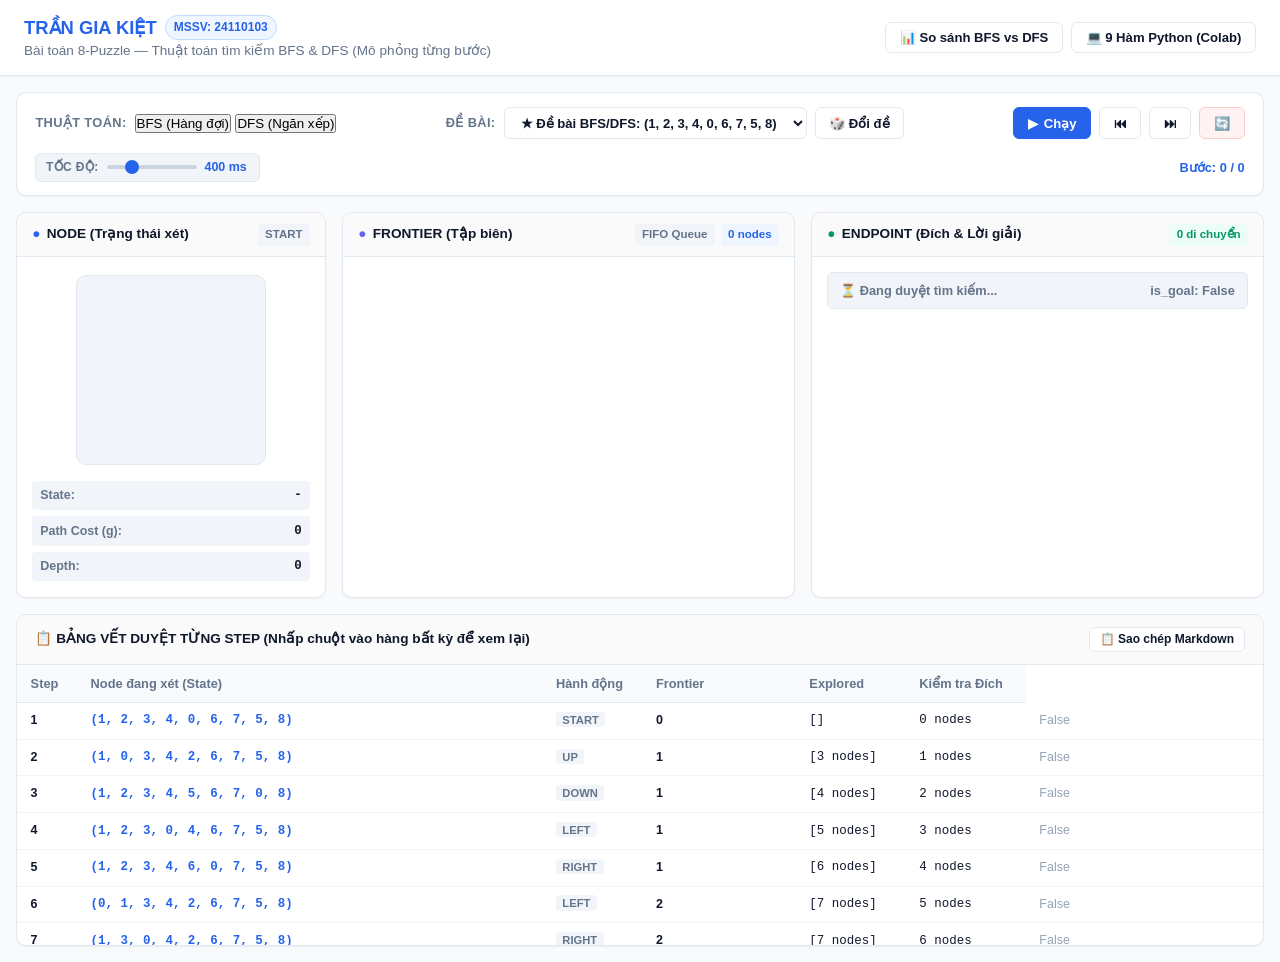
<file: index.html>
<!DOCTYPE html>
<html lang="vi">
<head>
  <meta charset="UTF-8">
  <meta name="viewport" content="width=device-width, initial-scale=1.0">
  <title>Trần Gia Kiệt - 24110103 | Demo 8-Puzzle BFS & DFS</title>
  <link rel="stylesheet" href="assets/style.css">
</head>
<body>

  <!-- Header: Tên sinh viên và Tiêu đề bài toán -->
  <header>
    <div class="header-inner">
      <div class="user-info">
        <h1 class="user-name-title">
          TRẦN GIA KIỆT 
          <span class="student-badge">MSSV: 24110103</span>
        </h1>
        <p class="app-subtitle">Bài toán 8-Puzzle — Thuật toán tìm kiếm BFS & DFS (Mô phỏng từng bước)</p>
      </div>

      <div class="header-actions">
        <button class="btn" onclick="openModal('compareModal')">
          📊 So sánh BFS vs DFS
        </button>
        <button class="btn" onclick="openModal('codeModal')">
          💻 9 Hàm Python (Colab)
        </button>
      </div>
    </div>
  </header>

  <!-- Thân ứng dụng -->
  <main>

    <!-- Hàng điều khiển & Cài đặt tinh gọn -->
    <section class="panel control-row">
      <!-- 1. Chọn thuật toán -->
      <div class="control-item">
        <span class="control-label">Thuật toán:</span>
        <div class="tab-group">
          <button class="tab-btn active" id="tabBFS" onclick="selectAlgorithm('BFS')">BFS (Hàng đợi)</button>
          <button class="tab-btn" id="tabDFS" onclick="selectAlgorithm('DFS')">DFS (Ngăn xếp)</button>
        </div>
      </div>

      <!-- 2. Trạng thái ban đầu -->
      <div class="control-item">
        <span class="control-label">Đề bài:</span>
        <select id="presetSelect" onchange="applyPreset(this.value)">
          <option value="notebook">★ Notebook Colab (2 bước)</option>
          <option value="easy1">Rất dễ (1 bước)</option>
          <option value="medium4">Trung bình (4 bước)</option>
          <option value="medium6">Nâng cao (6 bước)</option>
          <option value="custom">Tự nhập mảng</option>
        </select>
        <button class="btn" onclick="shuffleInitialState(3)" title="Xáo trộn ngẫu nhiên 3 bước có nghiệm">
          🎲 Đổi đề
        </button>
      </div>

      <!-- Khung nhập mảng tùy chỉnh (ẩn mặc định) -->
      <div class="control-item" id="customInputBox" style="display: none;">
        <input type="text" id="customStateInput" value="1, 2, 3, 4, 0, 6, 7, 5, 8" style="width: 170px;">
        <button class="btn btn-primary" onclick="setCustomState()">Đặt</button>
      </div>

      <!-- 3. Bộ nút Playback & Tốc độ -->
      <div class="control-item">
        <button class="btn btn-primary" id="btnPlay" onclick="togglePlayPause()">
          <span id="playIcon">▶</span> <span id="playText">Chạy</span>
        </button>
        <button class="btn" id="btnPrev" onclick="stepPrev()" title="Lùi 1 bước">⏮</button>
        <button class="btn" id="btnNext" onclick="stepNext()" title="Tiến 1 bước">⏭</button>
        <button class="btn btn-danger" onclick="resetPlayback()" title="Quay về bước 0">🔄</button>
      </div>

      <!-- 4. Nút điều chỉnh tốc độ run (Yêu cầu chính) -->
      <div class="control-item">
        <div class="speed-box">
          <span class="control-label" style="font-size: 0.75rem;">Tốc độ:</span>
          <input type="range" class="speed-slider" id="speedSlider" min="50" max="1500" step="50" value="400" oninput="updateSpeed(this.value)">
          <span class="speed-text" id="speedText">400 ms</span>
        </div>
      </div>

      <!-- Chỉ báo bước hiện tại -->
      <div class="control-item">
        <span style="font-size: 0.8rem; font-weight: 700; color: var(--primary);">
          Bước: <span id="stepProgressIndicator">0 / 0</span>
        </span>
      </div>
    </section>

    <!-- 3 Cột cốt lõi: Node, Frontier (dạng List), Endpoint (dạng List) -->
    <section class="core-grid">

      <!-- CỘT 1: NODE (Trạng thái đang xét) -->
      <div class="box">
        <div class="box-header">
          <span class="box-title">
            <span style="color: var(--primary);">●</span> NODE (Trạng thái xét)
          </span>
          <span class="box-badge" id="nodeActionText">START</span>
        </div>
        <div class="box-body">
          <div class="board-wrap">
            <div class="puzzle-board" id="puzzleBoard">
              <!-- 9 ô số hiển thị tự động -->
            </div>
          </div>

          <div style="display: flex; flex-direction: column; gap: 0.35rem;">
            <div class="info-row">
              <span class="info-label">State:</span>
              <span class="info-val" id="stateTupleText">-</span>
            </div>
            <div class="info-row">
              <span class="info-label">Path Cost (g):</span>
              <span class="info-val" id="nodeCostText">0</span>
            </div>
            <div class="info-row">
              <span class="info-label">Depth:</span>
              <span class="info-val" id="nodeDepthText">0</span>
            </div>
          </div>
        </div>
      </div>

      <!-- CỘT 2: FRONTIER (Tập biên - Thiết kế dạng List đơn giản) -->
      <div class="box">
        <div class="box-header">
          <span class="box-title">
            <span style="color: #6366f1;">●</span> FRONTIER (Tập biên)
          </span>
          <div style="display: flex; gap: 0.4rem; align-items: center;">
            <span class="box-badge" id="frontierTypeBadge">FIFO Queue</span>
            <span class="box-badge" style="background:#eff6ff; color:#2563eb; font-weight:700;" id="frontierCountBadge">0 nodes</span>
          </div>
        </div>
        <div class="box-body">
          <div class="clean-list-container">
            <div class="list-scroll" id="frontierList">
              <!-- Danh sách các node đang chờ trong Frontier dạng List -->
            </div>
          </div>
        </div>
      </div>

      <!-- CỘT 3: ENDPOINT (Đích & Lời giải - Thiết kế dạng List đơn giản) -->
      <div class="box">
        <div class="box-header">
          <span class="box-title">
            <span style="color: var(--success);">●</span> ENDPOINT (Đích & Lời giải)
          </span>
          <span class="box-badge" style="background:#ecfdf5; color:#059669; font-weight:700;" id="solutionCountBadge">0 di chuyển</span>
        </div>
        <div class="box-body">
          <!-- Trạng thái đích -->
          <div class="endpoint-status status-searching" id="endpointStatus">
            <span>⏳ Đang duyệt tìm kiếm...</span>
            <span>is_goal: False</span>
          </div>

          <!-- Danh sách từng bước của đường đi lời giải -->
          <div class="clean-list-container" style="height: 180px;">
            <div class="list-scroll" id="solutionPathList">
              <!-- Danh sách các bước lời giải dạng List -->
            </div>
          </div>
        </div>
      </div>

    </section>

    <!-- Bảng liệt kê chi tiết từng Step (Search Trace Table) -->
    <section class="table-panel">
      <div class="table-header">
        <span class="table-title">
          📋 BẢNG VẾT DUYỆT TỪNG STEP (Nhấp chuột vào hàng bất kỳ để xem lại)
        </span>
        <button class="btn" style="font-size: 0.75rem; padding: 0.3rem 0.6rem;" onclick="copyTableData()">
          📋 Sao chép Markdown
        </button>
      </div>

      <div class="table-container">
        <table>
          <thead>
            <tr>
              <th style="width: 60px;">Step</th>
              <th>Node đang xét (State)</th>
              <th style="width: 100px;">Hành động</th>
              <th>Frontier</th>
              <th style="width: 110px;">Explored</th>
              <th style="width: 120px;">Kiểm tra Đích</th>
            </tr>
          </thead>
          <tbody id="traceTableBody">
            <!-- Danh sách từng step được nạp tự động -->
          </tbody>
        </table>
      </div>
    </section>

  </main>

  <!-- MODAL: So sánh BFS vs DFS -->
  <div class="modal-backdrop" id="compareModal">
    <div class="modal-box">
      <div class="modal-head">
        <h3 style="font-size: 1rem; font-weight: 700; color: var(--primary);">So sánh BFS và DFS trên bài toán 8-Puzzle</h3>
        <button class="btn" onclick="closeModal('compareModal')" style="padding: 0.2rem 0.5rem;">✕</button>
      </div>
      <div class="modal-content">
        <table style="width: 100%; margin-bottom: 1rem;">
          <thead>
            <tr>
              <th>Đặc điểm</th>
              <th>BFS (Breadth-First Search)</th>
              <th>DFS (Depth-First Search)</th>
            </tr>
          </thead>
          <tbody>
            <tr>
              <td><strong>Cấu trúc Frontier</strong></td>
              <td>Hàng đợi FIFO (Queue)</td>
              <td>Ngăn xếp LIFO (Stack)</td>
            </tr>
            <tr>
              <td><strong>Tính tối ưu</strong></td>
              <td><span style="color:#059669; font-weight:bold;">Tối ưu</span> (tìm đường ngắn nhất)</td>
              <td><span style="color:#dc2626; font-weight:bold;">Không tối ưu</span> (dễ vòng vèo)</td>
            </tr>
            <tr>
              <td><strong>Số bước giải (Đề colab)</strong></td>
              <td>2 bước di chuyển</td>
              <td>> 300 bước di chuyển</td>
            </tr>
            <tr>
              <td><strong>Cơ chế mở rộng</strong></td>
              <td>Duyệt theo tầng độ sâu</td>
              <td>Lao sâu xuống một nhánh trước</td>
            </tr>
          </tbody>
        </table>
        <p style="font-size: 0.8rem; color: var(--text-muted);">
          * Lưu ý: Trên đồ thị có chu trình như 8-Puzzle, cả hai thuật toán đều cần duy trì tập `explored` để tránh lặp vô tận.
        </p>
      </div>
    </div>
  </div>

  <!-- MODAL: Xem 9 hàm Python -->
  <div class="modal-backdrop" id="codeModal">
    <div class="modal-box">
      <div class="modal-head">
        <h3 style="font-size: 1rem; font-weight: 700; color: var(--success);">Mã nguồn Python 9 hàm chuẩn (Trần Gia Kiệt - 24110103)</h3>
        <button class="btn" onclick="closeModal('codeModal')" style="padding: 0.2rem 0.5rem;">✕</button>
      </div>
      <div class="modal-content">
        <pre style="background: #f8fafc; border: 1px solid #e2e8f0; padding: 0.75rem; border-radius: 6px; font-size: 0.78rem; font-family: monospace; overflow-x: auto;">
# 1. class Node(state, parent, path_cost, action)
# 2. is_goal(node, goal_state)
# 3. create_queue() / create_stack()
# 4. enqueue(frontier, node)
# 5. dequeue(frontier) / pop(frontier)
# 6. is_empty(frontier)
# 7. expand(node)
# 8. trace_solution(node)
# 9. class Problem(initial_state, goal_state)
        </pre>
        <p style="font-size: 0.8rem; color: var(--text-muted); margin-top: 0.5rem;">
          File mã nguồn Python hoàn chỉnh nằm tại: <code>demo_8puzzle_bfs_dfs.py</code>
        </p>
      </div>
    </div>
  </div>

  <!-- Liên kết file JavaScript trong assets -->
  <script src="assets/app.js"></script>
</body>
</html>
</file>
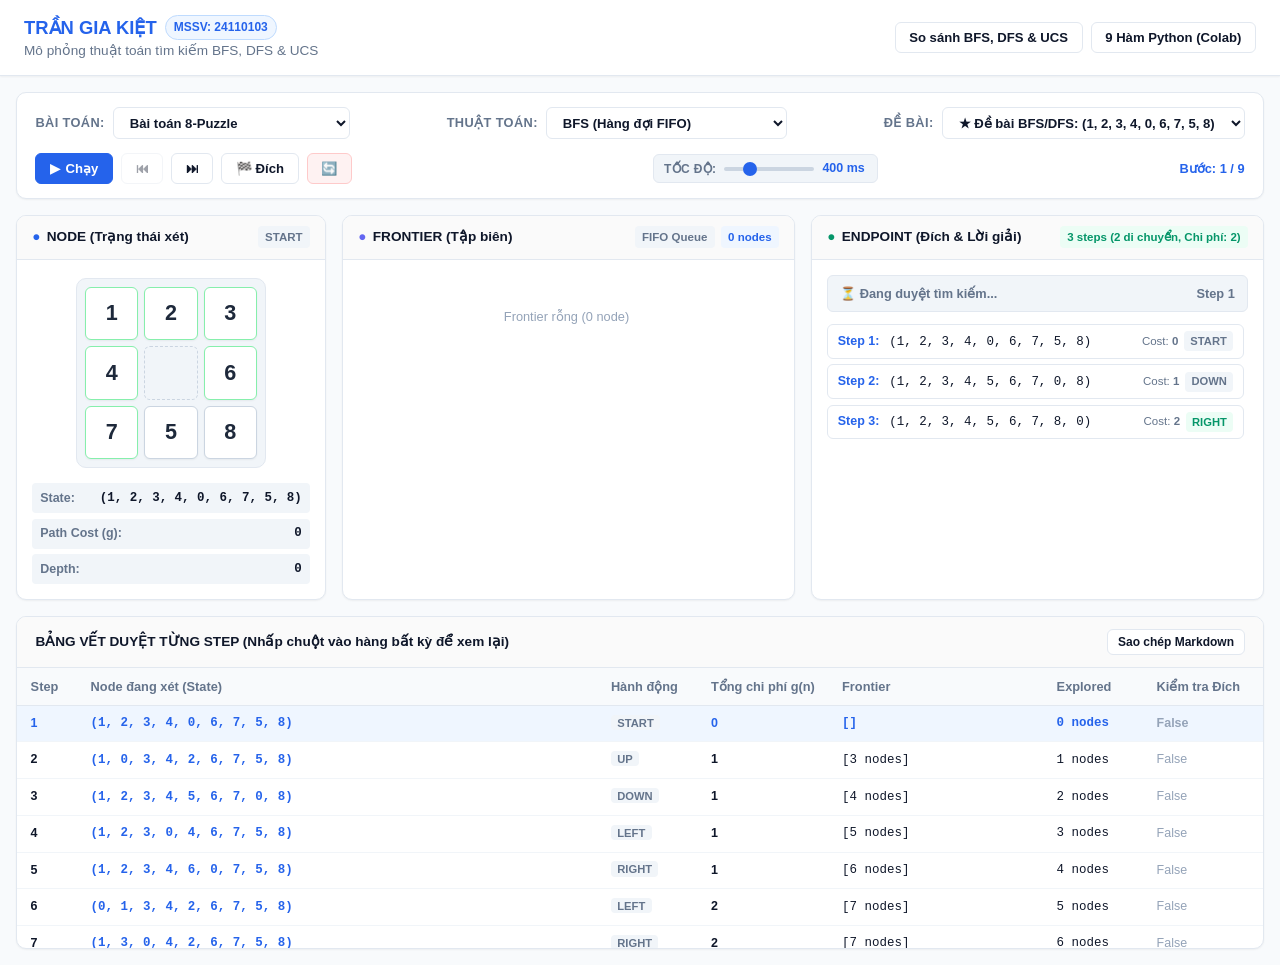
<file: assets/index.html>
<!DOCTYPE html>
<html lang="vi">
<head>
  <meta charset="UTF-8">
  <meta name="viewport" content="width=device-width, initial-scale=1.0">
  <title>Trần Gia Kiệt - 24110103 | Mô phỏng tìm kiếm BFS & DFS</title>
  <link rel="stylesheet" href="style.css">
</head>
<body>

  <!-- Header: Tên sinh viên và Tiêu đề bài toán -->
  <header>
    <div class="header-inner">
      <div class="user-info">
        <h1 class="user-name-title">
          TRẦN GIA KIỆT 
          <span class="student-badge">MSSV: 24110103</span>
        </h1>
        <p class="app-subtitle" id="appSubtitle">Mô phỏng thuật toán tìm kiếm BFS, DFS & UCS</p>
      </div>

      <div class="header-actions">
        <button class="btn" onclick="openModal('compareModal')">
          So sánh BFS, DFS & UCS
        </button>
        <button class="btn" onclick="openModal('codeModal')">
           9 Hàm Python (Colab)
        </button>
      </div>
    </div>
  </header>

  <!-- Thân ứng dụng -->
  <main>

    <!-- Hàng điều khiển & Cài đặt tinh gọn với các Combo Box -->
    <section class="panel control-row">
      <!-- 1. Combo Box Chọn Bài toán -->
      <div class="control-item">
        <span class="control-label">Bài toán:</span>
        <select id="problemSelect" onchange="onProblemChange(this.value)">
          <option value="8puzzle" selected>Bài toán 8-Puzzle</option>
          <option value="vacuum">Bài toán Máy hút bụi (Vacuum)</option>
        </select>
      </div>

      <!-- 2. Combo Box Chọn Thuật toán (BFS, DFS, UCS) -->
      <div class="control-item">
        <span class="control-label">Thuật toán:</span>
        <select id="algoSelect" onchange="onAlgorithmChange(this.value)">
          <option value="BFS" selected>BFS (Hàng đợi FIFO)</option>
          <option value="DFS">DFS (Ngăn xếp LIFO)</option>
          <option value="UCS">UCS (Chi phí tối ưu - Min-Heap)</option>
        </select>
      </div>

      <!-- 3. Combo Box Chọn Trạng thái mẫu (Presets) -->
      <div class="control-item">
        <span class="control-label">Đề bài:</span>
        <select id="presetSelect" onchange="onPresetChange(this.value)">
          <!-- Nạp tự động: Đề bài mặc định & Tự nhập trạng thái -->
        </select>
      </div>

      <!-- Khung nhập mảng tùy chỉnh (chỉ hiện khi chọn 'Tự nhập') -->
      <div class="control-item" id="customInputBox" style="display: none; align-items: center; gap: 0.35rem;">
        <input type="text" id="customStateInput" value="1, 2, 3, 4, 0, 6, 7, 5, 8" 
               placeholder="1, 2, 3, 4, 0, 6, 7, 5, 8"
               title="Nhập 9 số (từ 0 đến 8) rồi bấm Áp dụng hoặc ấn Enter"
               onkeydown="if(event.key === 'Enter') setCustomState()"
               style="width: 190px; padding: 4px 8px; font-family: monospace; font-size: 0.8rem;">
        <button class="btn btn-primary" onclick="setCustomState()" title="Áp dụng trạng thái này">Áp dụng</button>
        <button class="btn" onclick="generateRandomSolvable()" title="Tự động tạo 1 trạng thái ngẫu nhiên có lời giải">🎲 Trộn</button>
      </div>

      <!-- 4. Bộ nút Playback -->
      <div class="control-item">
        <button class="btn btn-primary" id="btnPlay" onclick="togglePlayPause()">
          <span id="playIcon">▶</span> <span id="playText">Chạy</span>
        </button>
        <button class="btn" id="btnPrev" onclick="stepPrev()" title="Lùi 1 bước">⏮</button>
        <button class="btn" id="btnNext" onclick="stepNext()" title="Tiến 1 bước">⏭</button>
        <button class="btn" onclick="jumpToGoal()" title="Nhảy trực tiếp đến bước tìm thấy Đích (True)">🏁 Đích</button>
        <button class="btn btn-danger" onclick="resetPlayback()" title="Quay về bước 1">🔄</button>
      </div>

      <!-- 5. Nút điều chỉnh tốc độ run -->
      <div class="control-item">
        <div class="speed-box">
          <span class="control-label" style="font-size: 0.75rem;">Tốc độ:</span>
          <input type="range" class="speed-slider" id="speedSlider" min="50" max="1500" step="50" value="400" oninput="updateSpeed(this.value)">
          <span class="speed-text" id="speedText">400 ms</span>
        </div>
      </div>

      <!-- Chỉ báo tiến độ bước -->
      <div class="control-item">
        <span style="font-size: 0.8rem; font-weight: 700; color: var(--primary);">
          Bước: <span id="stepProgressIndicator">0 / 0</span>
        </span>
      </div>
    </section>

    <!-- 3 Cột cốt lõi: Node, Frontier (dạng List), Endpoint (dạng List) -->
    <section class="core-grid">

      <!-- CỘT 1: NODE (Trạng thái đang xét) -->
      <div class="box">
        <div class="box-header">
          <span class="box-title">
            <span style="color: var(--primary);">●</span> NODE (Trạng thái xét)
          </span>
          <span class="box-badge" id="nodeActionText">START</span>
        </div>
        <div class="box-body">
          <!-- Vùng trực quan hóa linh hoạt (Bàn cờ 8-puzzle hoặc Phòng máy hút bụi) -->
          <div class="board-wrap" id="visualContainer">
            <!-- Render tự động -->
          </div>

          <div style="display: flex; flex-direction: column; gap: 0.35rem;">
            <div class="info-row">
              <span class="info-label">State:</span>
              <span class="info-val" id="stateTupleText">-</span>
            </div>
            <div class="info-row">
              <span class="info-label">Path Cost (g):</span>
              <span class="info-val" id="nodeCostText">0</span>
            </div>
            <div class="info-row">
              <span class="info-label">Depth:</span>
              <span class="info-val" id="nodeDepthText">0</span>
            </div>
          </div>
        </div>
      </div>

      <!-- CỘT 2: FRONTIER (Tập biên - Dạng List đơn giản) -->
      <div class="box">
        <div class="box-header">
          <span class="box-title">
            <span style="color: #6366f1;">●</span> FRONTIER (Tập biên)
          </span>
          <div style="display: flex; gap: 0.4rem; align-items: center;">
            <span class="box-badge" id="frontierTypeBadge">FIFO Queue</span>
            <span class="box-badge" style="background:#eff6ff; color:#2563eb; font-weight:700;" id="frontierCountBadge">0 nodes</span>
          </div>
        </div>
        <div class="box-body">
          <div class="clean-list-container">
            <div class="list-scroll" id="frontierList">
              <!-- Danh sách Frontier dạng List -->
            </div>
          </div>
        </div>
      </div>

      <!-- CỘT 3: ENDPOINT (Đích & Lời giải - Dạng List đơn giản) -->
      <div class="box">
        <div class="box-header">
          <span class="box-title">
            <span style="color: var(--success);">●</span> ENDPOINT (Đích & Lời giải)
          </span>
          <span class="box-badge" style="background:#ecfdf5; color:#059669; font-weight:700;" id="solutionCountBadge">0 di chuyển</span>
        </div>
        <div class="box-body">
          <!-- Trạng thái đích -->
          <div class="endpoint-status status-searching" id="endpointStatus">
            <span> Đang duyệt tìm kiếm...</span>
            <span>is_goal: False</span>
          </div>

          <!-- Danh sách đường đi lời giải dạng List -->
          <div class="clean-list-container" style="height: 180px;">
            <div class="list-scroll" id="solutionPathList">
              <!-- Danh sách các bước lời giải dạng List -->
            </div>
          </div>
        </div>
      </div>

    </section>

    <!-- Bảng chi tiết từng Step (Search Trace Table) -->
    <section class="table-panel">
      <div class="table-header">
        <span class="table-title">
           BẢNG VẾT DUYỆT TỪNG STEP (Nhấp chuột vào hàng bất kỳ để xem lại)
        </span>
        <button class="btn" style="font-size: 0.75rem; padding: 0.3rem 0.6rem;" onclick="copyTableData()">
           Sao chép Markdown
        </button>
      </div>

      <div class="table-container">
        <table>
          <thead>
            <tr>
              <th style="width: 60px;">Step</th>
              <th>Node đang xét (State)</th>
              <th style="width: 100px;">Hành động</th>
              <th style="width: 120px;" title="Tổng chi phí đường đi tích lũy từ Start đến Node này">Tổng chi phí g(n)</th>
              <th>Frontier</th>
              <th style="width: 100px;">Explored</th>
              <th style="width: 120px;">Kiểm tra Đích</th>
            </tr>
          </thead>
          <tbody id="traceTableBody">
            <!-- Danh sách từng step nạp tự động -->
          </tbody>
        </table>
      </div>
    </section>

  </main>

  <div class="modal-backdrop" id="compareModal">
    <div class="modal-box">
      <div class="modal-head">
        <h3 style="font-size: 1rem; font-weight: 700; color: var(--primary);">So sánh BFS, DFS và UCS</h3>
        <button class="btn" onclick="closeModal('compareModal')" style="padding: 0.2rem 0.5rem;">✕</button>
      </div>
      <div class="modal-content">
        <table style="width: 100%; margin-bottom: 1rem;">
          <thead>
            <tr>
              <th>Đặc điểm</th>
              <th>BFS (Breadth-First)</th>
              <th>DFS (Depth-First)</th>
              <th>UCS (Uniform-Cost)</th>
            </tr>
          </thead>
          <tbody>
            <tr>
              <td><strong>Cấu trúc Frontier</strong></td>
              <td>Hàng đợi FIFO (Queue)</td>
              <td>Ngăn xếp LIFO (Stack)</td>
              <td>Hàng đợi ưu tiên (Min-Heap theo g)</td>
            </tr>
            <tr>
              <td><strong>Tính tối ưu</strong></td>
              <td><span style="color:#059669; font-weight:bold;">Tối ưu</span> (ít bước nhất)</td>
              <td><span style="color:#dc2626; font-weight:bold;">Không tối ưu</span> (dễ vòng vèo)</td>
              <td><span style="color:#059669; font-weight:bold;">Tối ưu chi phí</span> (tổng g nhỏ nhất)</td>
            </tr>
            <tr>
              <td><strong>Cơ chế mở rộng</strong></td>
              <td>Theo từng tầng độ sâu</td>
              <td>Đi sâu theo một nhánh</td>
              <td>Node có g(n) thấp nhất trước</td>
            </tr>
            <tr>
              <td><strong>Chi phí bước (c)</strong></td>
              <td>Mặc định c = 1</td>
              <td>Mặc định c = 1</td>
              <td>Hỗ trợ chi phí bước tùy ý (c >= 0)</td>
            </tr>
          </tbody>
        </table>
      </div>
    </div>
  </div>

  <div class="modal-backdrop" id="codeModal">
    <div class="modal-box">
      <div class="modal-head">
        <h3 style="font-size: 1rem; font-weight: 700; color: var(--success);">Kiến trúc 9 hàm chuẩn (Trần Gia Kiệt - 24110103)</h3>
        <button class="btn" onclick="closeModal('codeModal')" style="padding: 0.2rem 0.5rem;">✕</button>
      </div>
      <div class="modal-content">
        <pre style="background: #f8fafc; border: 1px solid #e2e8f0; padding: 0.75rem; border-radius: 6px; font-size: 0.78rem; font-family: monospace; overflow-x: auto;">
# 1. class Node(state, parent, path_cost, action)
# 2. is_goal(node, goal_state)
# 3. create_queue() / create_stack()
# 4. enqueue(frontier, node)
# 5. dequeue(frontier) / pop(frontier)
# 6. is_empty(frontier)
# 7. expand(node)
# 8. trace_solution(node)
# 9. class Problem(initial_state, goal_state)
        </pre>
        <p style="font-size: 0.8rem; color: var(--text-muted); margin-top: 0.5rem;">
          File mã nguồn Python hoàn chỉnh nằm tại: <code>src/demo_8puzzle_bfs_dfs.py</code>
        </p>
      </div>
    </div>
  </div>

  <script src="app.js"></script>
</body>
</html>
</file>
<file: assets/style.css>
:root {
  --bg-body: #f8fafc;
  --bg-card: #ffffff;
  --bg-subtle: #f1f5f9;
  --border-color: #e2e8f0;
  --border-focus: #3b82f6;
  
  --text-main: #0f172a;
  --text-muted: #64748b;
  --text-light: #94a3b8;
  
  --primary: #2563eb;
  --primary-light: #eff6ff;
  --primary-hover: #1d4ed8;
  
  --success: #059669;
  --success-light: #ecfdf5;
  --success-border: #a7f3d0;
  
  --warning: #d97706;
  --warning-light: #fffbeb;
  --warning-border: #fde68a;
  
  --danger: #dc2626;
  --danger-light: #fef2f2;
  
  --tile-bg: #ffffff;
  --tile-border: #cbd5e1;
  --tile-text: #1e293b;
  --tile-empty: #f1f5f9;
  
  --shadow-sm: 0 1px 2px 0 rgba(0, 0, 0, 0.05);
  --shadow-md: 0 4px 6px -1px rgba(0, 0, 0, 0.07), 0 2px 4px -2px rgba(0, 0, 0, 0.05);
  --radius-sm: 6px;
  --radius-md: 10px;
  --radius-lg: 14px;
}

* {
  box-sizing: border-box;
  margin: 0;
  padding: 0;
  font-family: -apple-system, BlinkMacSystemFont, "Segoe UI", Roboto, Helvetica, Arial, sans-serif;
}

body {
  background-color: var(--bg-body);
  color: var(--text-main);
  min-height: 100vh;
  display: flex;
  flex-direction: column;
  line-height: 1.5;
}

/* Header */
header {
  background: var(--bg-card);
  border-bottom: 1px solid var(--border-color);
  padding: 0.85rem 1.5rem;
  position: sticky;
  top: 0;
  z-index: 40;
  box-shadow: var(--shadow-sm);
}

.header-inner {
  max-width: 1300px;
  margin: 0 auto;
  display: flex;
  flex-wrap: wrap;
  justify-content: space-between;
  align-items: center;
  gap: 0.75rem;
}

.user-info {
  display: flex;
  flex-direction: column;
}

.user-name-title {
  font-size: 1.15rem;
  font-weight: 800;
  color: var(--primary);
  display: flex;
  align-items: center;
  gap: 0.5rem;
}

.student-badge {
  background: var(--primary-light);
  color: var(--primary);
  border: 1px solid #bfdbfe;
  padding: 0.15rem 0.5rem;
  border-radius: 9999px;
  font-size: 0.75rem;
  font-weight: 700;
}

.app-subtitle {
  font-size: 0.85rem;
  color: var(--text-muted);
  font-weight: 500;
}

.header-actions {
  display: flex;
  gap: 0.5rem;
}

/* Main Container */
main {
  max-width: 1300px;
  margin: 1rem auto;
  padding: 0 1rem;
  width: 100%;
  flex: 1;
  display: flex;
  flex-direction: column;
  gap: 1rem;
}

/* Cards & Panels */
.panel {
  background: var(--bg-card);
  border: 1px solid var(--border-color);
  border-radius: var(--radius-md);
  padding: 0.85rem 1.15rem;
  box-shadow: var(--shadow-sm);
}

/* Control & Config Row */
.control-row {
  display: flex;
  flex-wrap: wrap;
  align-items: center;
  justify-content: space-between;
  gap: 0.85rem;
}

.control-item {
  display: flex;
  align-items: center;
  gap: 0.5rem;
}

.control-label {
  font-size: 0.8rem;
  font-weight: 700;
  color: var(--text-muted);
  text-transform: uppercase;
  letter-spacing: 0.03em;
  white-space: nowrap;
}

/* Select & Inputs (Combo boxes) */
select, input[type="text"] {
  background: var(--bg-card);
  border: 1px solid var(--border-color);
  color: var(--text-main);
  padding: 0.42rem 0.75rem;
  border-radius: var(--radius-sm);
  font-size: 0.82rem;
  font-weight: 600;
  outline: none;
  transition: all 0.15s ease;
  cursor: pointer;
}

select:hover, input[type="text"]:hover {
  border-color: #cbd5e1;
}

select:focus, input[type="text"]:focus {
  border-color: var(--primary);
  box-shadow: 0 0 0 2px rgba(37, 99, 235, 0.15);
}

/* Buttons */
.btn {
  display: inline-flex;
  align-items: center;
  justify-content: center;
  gap: 0.35rem;
  padding: 0.45rem 0.85rem;
  border-radius: var(--radius-sm);
  font-size: 0.82rem;
  font-weight: 600;
  border: 1px solid var(--border-color);
  background: var(--bg-card);
  color: var(--text-main);
  cursor: pointer;
  transition: all 0.15s ease;
  outline: none;
}

.btn:hover {
  background: var(--bg-subtle);
}

.btn-primary {
  background: var(--primary);
  border-color: var(--primary);
  color: #ffffff;
}

.btn-primary:hover {
  background: var(--primary-hover);
  border-color: var(--primary-hover);
}

.btn-success {
  background: var(--success);
  border-color: var(--success);
  color: #ffffff;
}

.btn-success:hover {
  background: #047857;
}

.btn-danger {
  background: var(--danger-light);
  border-color: #fecaca;
  color: var(--danger);
}

.btn-danger:hover {
  background: #fee2e2;
}

.btn:disabled {
  opacity: 0.4;
  cursor: not-allowed;
}

/* Speed Slider Control */
.speed-box {
  display: flex;
  align-items: center;
  gap: 0.5rem;
  background: var(--bg-subtle);
  border: 1px solid var(--border-color);
  padding: 0.25rem 0.6rem;
  border-radius: var(--radius-sm);
}

.speed-slider {
  -webkit-appearance: none;
  appearance: none;
  width: 90px;
  height: 4px;
  background: #cbd5e1;
  border-radius: 2px;
  outline: none;
}

.speed-slider::-webkit-slider-thumb {
  -webkit-appearance: none;
  appearance: none;
  width: 14px;
  height: 14px;
  border-radius: 50%;
  background: var(--primary);
  cursor: pointer;
}

.speed-text {
  font-size: 0.78rem;
  font-weight: 700;
  color: var(--primary);
  min-width: 45px;
}

/* Main 3-Column Visual Layout (Node, Frontier, Endpoint) */
.core-grid {
  display: grid;
  grid-template-columns: 310px 1fr 1fr;
  gap: 1rem;
}

@media (max-width: 950px) {
  .core-grid {
    grid-template-columns: 1fr;
  }
}

.box {
  background: var(--bg-card);
  border: 1px solid var(--border-color);
  border-radius: var(--radius-md);
  display: flex;
  flex-direction: column;
  overflow: hidden;
  box-shadow: var(--shadow-sm);
}

.box-header {
  padding: 0.65rem 0.95rem;
  border-bottom: 1px solid var(--border-color);
  background: #fafafa;
  display: flex;
  justify-content: space-between;
  align-items: center;
}

.box-title {
  font-size: 0.85rem;
  font-weight: 700;
  color: var(--text-main);
  display: flex;
  align-items: center;
  gap: 0.4rem;
}

.box-badge {
  font-size: 0.72rem;
  font-weight: 600;
  padding: 0.15rem 0.45rem;
  border-radius: 4px;
  background: var(--bg-subtle);
  color: var(--text-muted);
}

.box-body {
  padding: 0.95rem;
  flex: 1;
  display: flex;
  flex-direction: column;
  gap: 0.75rem;
}

/* 3x3 Puzzle Board (Compact 190px) */
.board-wrap {
  display: flex;
  justify-content: center;
  align-items: center;
  margin: 0.2rem 0;
  min-height: 190px;
}

.puzzle-board {
  display: grid;
  grid-template-columns: repeat(3, 1fr);
  gap: 6px;
  width: 190px;
  height: 190px;
  background: var(--bg-subtle);
  padding: 8px;
  border-radius: var(--radius-md);
  border: 1px solid var(--border-color);
}

.puzzle-tile {
  display: flex;
  align-items: center;
  justify-content: center;
  font-size: 1.35rem;
  font-weight: 800;
  background: var(--tile-bg);
  color: var(--tile-text);
  border-radius: var(--radius-sm);
  border: 1px solid var(--tile-border);
  box-shadow: 0 1px 2px rgba(0, 0, 0, 0.05);
  transition: all 0.2s ease;
  user-select: none;
}

.puzzle-tile.empty {
  background: var(--tile-empty);
  border: 1px dashed #cbd5e1;
  color: transparent;
  box-shadow: none;
}

.puzzle-tile.moved {
  background: #fef3c7;
  border-color: #f59e0b;
  color: #92400e;
}

.puzzle-tile.correct {
  border-color: #86efac;
}

/* Node Info Rows */
.info-row {
  display: flex;
  justify-content: space-between;
  align-items: center;
  font-size: 0.78rem;
  padding: 0.35rem 0.5rem;
  background: var(--bg-subtle);
  border-radius: 4px;
}

.info-label {
  color: var(--text-muted);
  font-weight: 600;
}

.info-val {
  color: var(--text-main);
  font-weight: 700;
  font-family: monospace;
}

/* Frontier Clean List */
.clean-list-container {
  display: flex;
  flex-direction: column;
  height: 250px;
}

.list-scroll {
  flex: 1;
  overflow-y: auto;
  display: flex;
  flex-direction: column;
  gap: 0.35rem;
  padding-right: 4px;
}

.list-item {
  display: flex;
  justify-content: space-between;
  align-items: center;
  padding: 0.45rem 0.65rem;
  background: #ffffff;
  border: 1px solid var(--border-color);
  border-radius: var(--radius-sm);
  font-size: 0.78rem;
  transition: all 0.15s ease;
  cursor: pointer;
}

.list-item:hover {
  background: var(--bg-subtle);
  border-color: #cbd5e1;
}

.list-item.highlight-next {
  background: var(--primary-light);
  border-color: #93c5fd;
}

.list-idx {
  color: var(--text-light);
  font-weight: 700;
  margin-right: 0.4rem;
  font-size: 0.72rem;
}

.list-state {
  font-family: monospace;
  font-weight: 600;
  color: var(--text-main);
}

.list-action-tag {
  font-size: 0.7rem;
  padding: 0.1rem 0.4rem;
  border-radius: 4px;
  background: var(--bg-subtle);
  color: var(--text-muted);
  font-weight: 600;
}

/* Endpoint Section */
.endpoint-status {
  padding: 0.5rem 0.75rem;
  border-radius: var(--radius-sm);
  font-size: 0.8rem;
  font-weight: 700;
  display: flex;
  align-items: center;
  justify-content: space-between;
}

.status-searching {
  background: var(--bg-subtle);
  color: var(--text-muted);
  border: 1px solid var(--border-color);
}

.status-found {
  background: var(--success-light);
  color: var(--success);
  border: 1px solid var(--success-border);
}

.path-step-item {
  display: flex;
  justify-content: space-between;
  align-items: center;
  padding: 0.4rem 0.6rem;
  background: var(--bg-card);
  border: 1px solid var(--border-color);
  border-radius: var(--radius-sm);
  font-size: 0.78rem;
}

.path-step-num {
  font-weight: 700;
  color: var(--primary);
  margin-right: 0.4rem;
}

/* Step-by-Step Table */
.table-panel {
  background: var(--bg-card);
  border: 1px solid var(--border-color);
  border-radius: var(--radius-md);
  overflow: hidden;
  box-shadow: var(--shadow-sm);
}

.table-header {
  padding: 0.75rem 1.15rem;
  border-bottom: 1px solid var(--border-color);
  background: #fafafa;
  display: flex;
  justify-content: space-between;
  align-items: center;
}

.table-title {
  font-size: 0.85rem;
  font-weight: 700;
  color: var(--text-main);
}

.table-container {
  max-height: 280px;
  overflow-y: auto;
  overflow-x: auto;
}

table {
  width: 100%;
  border-collapse: collapse;
  font-size: 0.8rem;
  text-align: left;
}

thead th {
  background: #f8fafc;
  color: var(--text-muted);
  font-weight: 700;
  padding: 0.55rem 0.85rem;
  border-bottom: 1px solid var(--border-color);
  position: sticky;
  top: 0;
  z-index: 10;
  white-space: nowrap;
}

tbody td {
  padding: 0.5rem 0.85rem;
  border-bottom: 1px solid #f1f5f9;
  font-family: monospace;
  font-size: 0.78rem;
  color: var(--text-main);
  white-space: nowrap;
}

tbody tr {
  cursor: pointer;
  transition: background 0.15s;
}

tbody tr:hover {
  background: #f8fafc;
}

tbody tr.active-row {
  background: #eff6ff !important;
  color: var(--primary);
  font-weight: 700;
}

tbody tr.active-row td {
  color: var(--primary);
}

tbody tr.goal-row {
  background: #f0fdf4 !important;
}

/* Custom Scrollbars */
::-webkit-scrollbar {
  width: 5px;
  height: 5px;
}
::-webkit-scrollbar-track {
  background: #f1f5f9;
}
::-webkit-scrollbar-thumb {
  background: #cbd5e1;
  border-radius: 4px;
}
::-webkit-scrollbar-thumb:hover {
  background: #94a3b8;
}

/* Modal */
.modal-backdrop {
  position: fixed;
  top: 0; left: 0; right: 0; bottom: 0;
  background: rgba(15, 23, 42, 0.4);
  backdrop-filter: blur(2px);
  display: none;
  align-items: center;
  justify-content: center;
  z-index: 100;
  padding: 1rem;
}

.modal-box {
  background: #ffffff;
  border: 1px solid var(--border-color);
  border-radius: var(--radius-lg);
  max-width: 750px;
  width: 100%;
  max-height: 80vh;
  display: flex;
  flex-direction: column;
  box-shadow: 0 10px 25px -5px rgba(0, 0, 0, 0.1);
  overflow: hidden;
}

.modal-head {
  padding: 0.85rem 1.25rem;
  border-bottom: 1px solid var(--border-color);
  display: flex;
  justify-content: space-between;
  align-items: center;
}

.modal-content {
  padding: 1.25rem;
  overflow-y: auto;
  font-size: 0.88rem;
}

.vacuum-room-wrap {
  display: flex;
  gap: 12px;
  width: 100%;
  max-width: 260px;
  margin: 0 auto;
}
.vacuum-room {
  flex: 1;
  border-radius: var(--radius-sm);
  border: 2px solid var(--border-color);
  padding: 10px 8px;
  text-align: center;
  background: #ffffff;
  display: flex;
  flex-direction: column;
  gap: 6px;
  transition: all 0.2s ease;
}
.vacuum-room.active-vacuum {
  border-color: var(--primary);
  box-shadow: 0 0 0 2px rgba(37, 99, 235, 0.15);
}
.vacuum-room .room-title {
  font-weight: 700;
  font-size: 0.85rem;
  color: var(--text-main);
}
.room-status-badge {
  font-size: 0.72rem;
  padding: 2px 6px;
  border-radius: 4px;
  font-weight: 600;
}
.badge-dirty {
  background: #fef3c7;
  color: #92400e;
}
.badge-clean {
  background: #d1fae5;
  color: #065f46;
}
.room-vacuum-slot {
  min-height: 28px;
  display: flex;
  align-items: center;
  justify-content: center;
}
.vacuum-agent {
  font-size: 0.75rem;
  font-weight: 700;
  color: #ffffff;
  background: var(--primary);
  padding: 3px 6px;
  border-radius: 4px;
}
</file>
